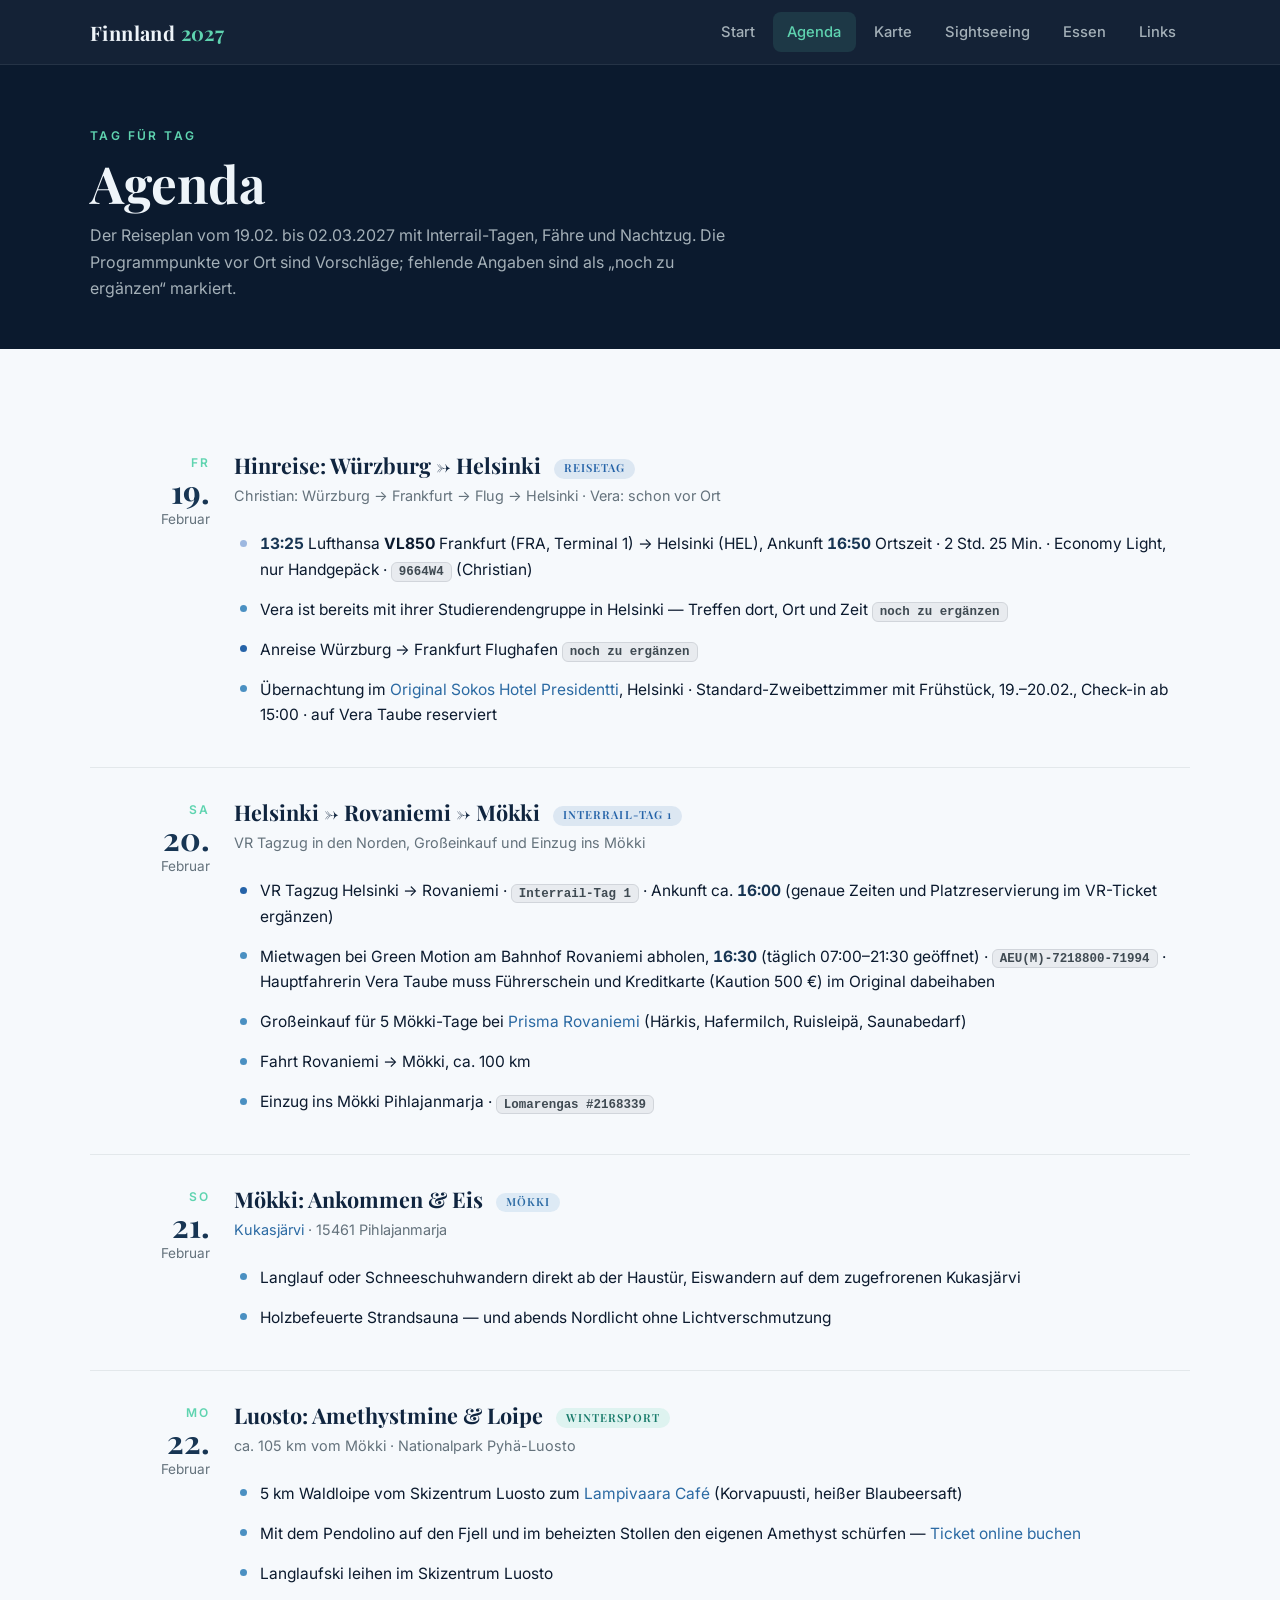
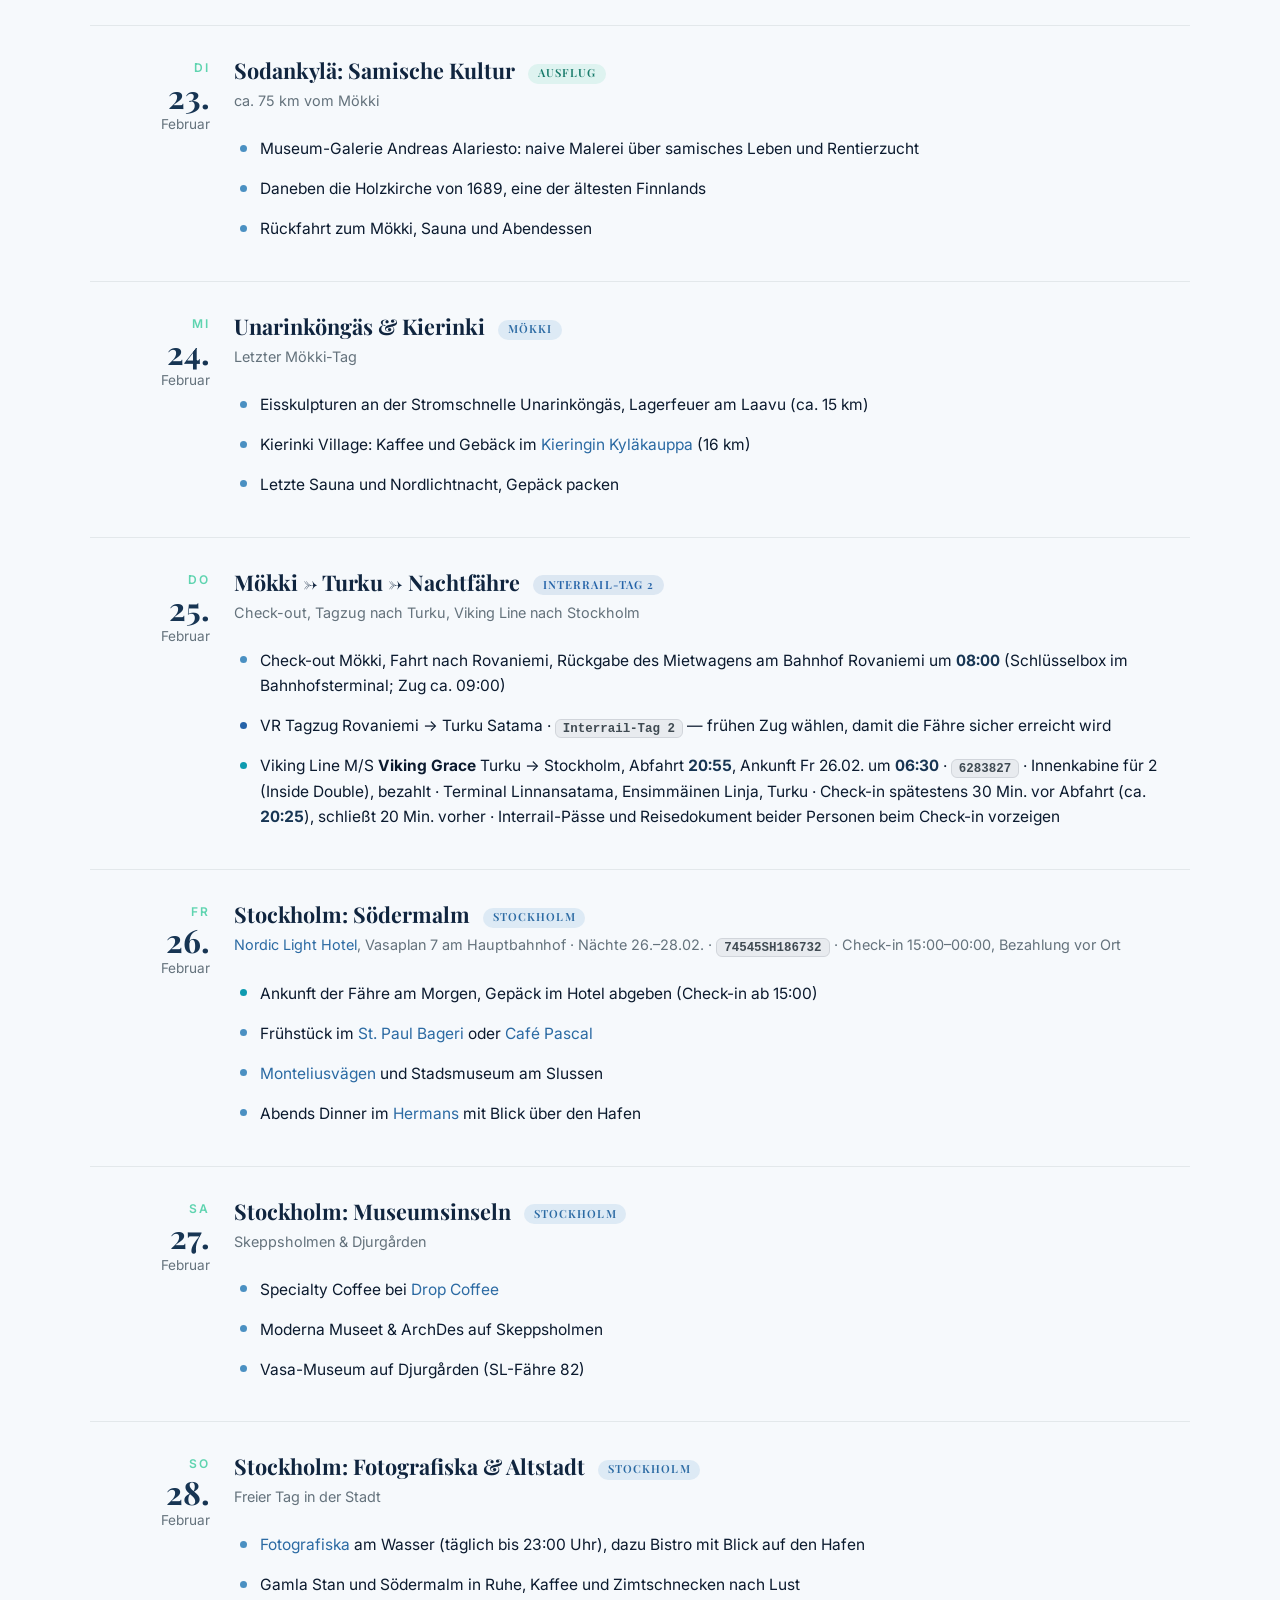
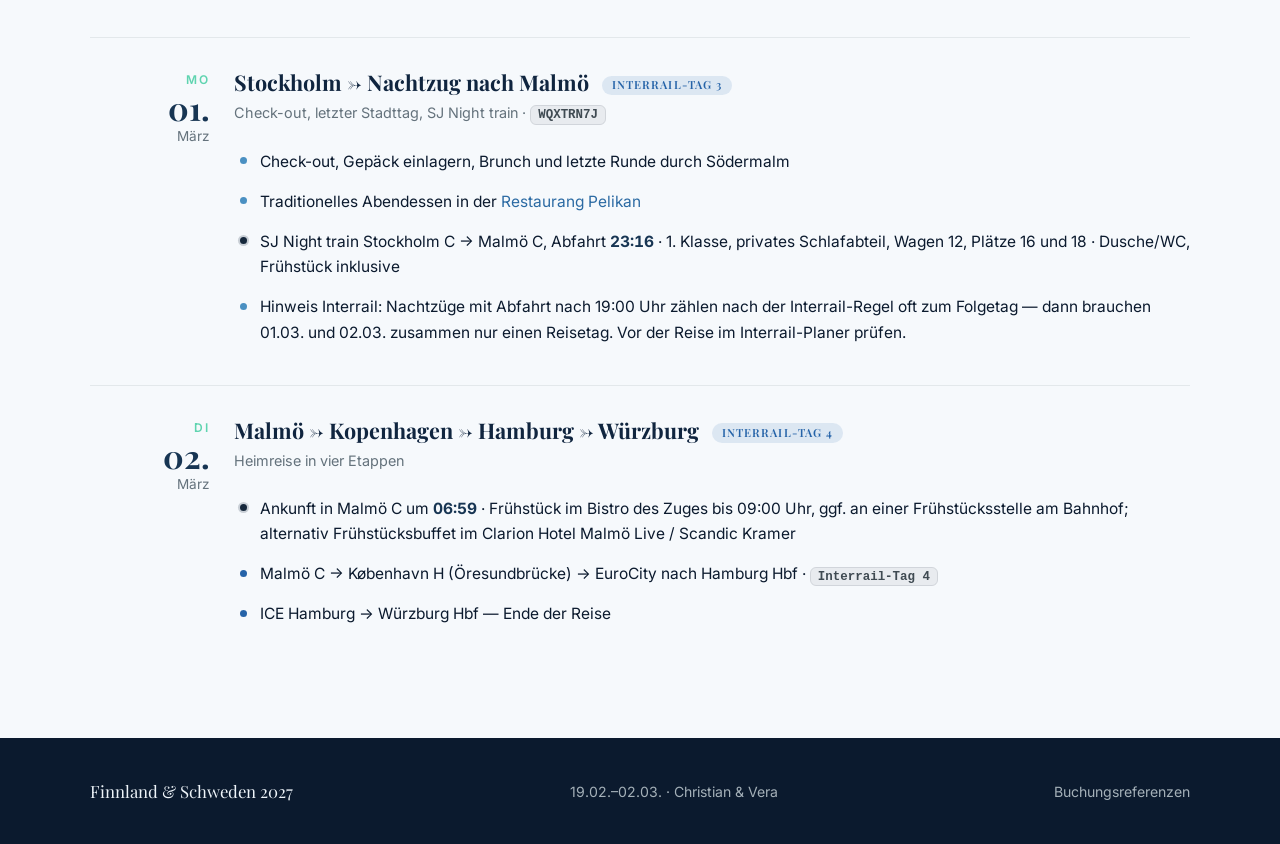
<file: agenda.html>
<!DOCTYPE html>
<html lang="de">
<head>
  <meta charset="UTF-8">
  <meta name="viewport" content="width=device-width, initial-scale=1.0">
  <title>Agenda · Finnland 2027</title>
  <meta name="description" content="Tagesweiser Reiseplan Finnland & Schweden 19.02.–02.03.2027.">
  <link rel="preconnect" href="https://fonts.googleapis.com">
  <link rel="preconnect" href="https://fonts.gstatic.com" crossorigin>
  <link href="https://fonts.googleapis.com/css2?family=Playfair+Display:ital,wght@0,600;0,700;1,600&family=Inter:wght@400;500;600;700&display=swap" rel="stylesheet">
  <link rel="stylesheet" href="css/style.css">
  <link rel="manifest" href="manifest.webmanifest">
  <meta name="theme-color" content="#0b1a2e">
  <meta name="mobile-web-app-capable" content="yes">
  <meta name="apple-mobile-web-app-capable" content="yes">
  <meta name="apple-mobile-web-app-status-bar-style" content="black-translucent">
  <meta name="apple-mobile-web-app-title" content="Finnland 27">
  <link rel="apple-touch-icon" href="icons/apple-touch-icon.png">
  <link rel="icon" href="icons/icon-192.png" type="image/png">
</head>
<body>

  <nav class="site-nav">
    <div class="container nav-inner">
      <a class="nav-brand" href="index.html">Finnland <span class="frost">2027</span></a>
      <button class="nav-toggle" aria-label="Menü öffnen" aria-expanded="false">
        <span></span><span></span><span></span>
      </button>
      <ul class="nav-links">
        <li><a href="index.html">Start</a></li>
        <li><a href="agenda.html" class="active">Agenda</a></li>
        <li><a href="map.html">Karte</a></li>
        <li><a href="sightseeing.html">Sightseeing</a></li>
        <li><a href="essen.html">Essen</a></li>
        <li><a href="links.html">Links</a></li>
      </ul>
    </div>
  </nav>

  <header class="page-header">
    <div class="container">
      <span class="kicker">Tag für Tag</span>
      <h1>Agenda</h1>
      <p>Der Reiseplan vom 19.02. bis 02.03.2027 mit Interrail-Tagen, Fähre und Nachtzug. Die Programmpunkte vor Ort sind Vorschläge; fehlende Angaben sind als „noch zu ergänzen“ markiert.</p>
    </div>
  </header>

  <main class="section">
    <div class="container timeline">

      <article class="day" id="tag1">
        <div class="day-date">
          <span class="dow">Fr</span>
          <span class="dom">19.</span>
          <span class="mon">Februar</span>
        </div>
        <div class="day-body">
          <h3>Hinreise: Würzburg → Helsinki <span class="day-badge badge-travel">Reisetag</span></h3>
          <p class="day-sub">Christian: Würzburg → Frankfurt → Flug → Helsinki · Vera: schon vor Ort</p>
          <ul class="day-items">
            <li class="flight-item"><span class="time">13:25</span> Lufthansa <strong>VL850</strong> Frankfurt (FRA, Terminal 1) → Helsinki (HEL), Ankunft <span class="time">16:50</span> Ortszeit · 2&nbsp;Std. 25&nbsp;Min. · Economy Light, nur Handgepäck · <span class="ref">9664W4</span> (Christian)</li>
            <li>Vera ist bereits mit ihrer Studierendengruppe in Helsinki — Treffen dort, Ort und Zeit <span class="ref">noch zu ergänzen</span></li>
            <li class="transit">Anreise Würzburg → Frankfurt Flughafen <span class="ref">noch zu ergänzen</span></li>
            <li class="hike">Übernachtung im <a href="links.html">Original Sokos Hotel Presidentti</a>, Helsinki · Standard-Zweibettzimmer mit Frühstück, 19.–20.02., Check-in ab 15:00 · auf Vera Taube reserviert</li>
          </ul>
        </div>
      </article>

      <article class="day" id="tag2">
        <div class="day-date">
          <span class="dow">Sa</span>
          <span class="dom">20.</span>
          <span class="mon">Februar</span>
        </div>
        <div class="day-body">
          <h3>Helsinki → Rovaniemi → Mökki <span class="day-badge badge-travel">Interrail-Tag 1</span></h3>
          <p class="day-sub">VR Tagzug in den Norden, Großeinkauf und Einzug ins Mökki</p>
          <ul class="day-items">
            <li class="transit">VR Tagzug Helsinki → Rovaniemi · <span class="ref">Interrail-Tag 1</span> · Ankunft ca. <span class="time">16:00</span> (genaue Zeiten und Platzreservierung im VR-Ticket ergänzen)</li>
            <li>Mietwagen bei Green Motion am Bahnhof Rovaniemi abholen, <span class="time">16:30</span> (täglich 07:00–21:30 geöffnet) · <span class="ref">AEU(M)-7218800-71994</span> · Hauptfahrerin Vera Taube muss Führerschein und Kreditkarte (Kaution 500&nbsp;€) im Original dabeihaben</li>
            <li>Großeinkauf für 5 Mökki-Tage bei <a href="essen.html#prisma-rovaniemi">Prisma Rovaniemi</a> (Härkis, Hafermilch, Ruisleipä, Saunabedarf)</li>
            <li>Fahrt Rovaniemi → Mökki, ca. 100&nbsp;km</li>
            <li class="hike">Einzug ins Mökki Pihlajanmarja · <span class="ref">Lomarengas #2168339</span></li>
          </ul>
        </div>
      </article>

      <article class="day" id="tag3">
        <div class="day-date">
          <span class="dow">So</span>
          <span class="dom">21.</span>
          <span class="mon">Februar</span>
        </div>
        <div class="day-body">
          <h3>Mökki: Ankommen &amp; Eis <span class="day-badge badge-stay">Mökki</span></h3>
          <p class="day-sub"><a href="sightseeing.html#lappland">Kukasjärvi</a> · 15461 Pihlajanmarja</p>
          <ul class="day-items">
            <li class="hike">Langlauf oder Schneeschuhwandern direkt ab der Haustür, Eiswandern auf dem zugefrorenen Kukasjärvi</li>
            <li>Holzbefeuerte Strandsauna — und abends Nordlicht ohne Lichtverschmutzung</li>
          </ul>
        </div>
      </article>

      <article class="day" id="tag4">
        <div class="day-date">
          <span class="dow">Mo</span>
          <span class="dom">22.</span>
          <span class="mon">Februar</span>
        </div>
        <div class="day-body">
          <h3>Luosto: Amethystmine &amp; Loipe <span class="day-badge badge-sport">Winter­sport</span></h3>
          <p class="day-sub">ca. 105&nbsp;km vom Mökki · Nationalpark Pyhä-Luosto</p>
          <ul class="day-items">
            <li class="hike">5&nbsp;km Waldloipe vom Skizentrum Luosto zum <a href="essen.html#lampivaara-cafe">Lampivaara Café</a> (Korvapuusti, heißer Blaubeersaft)</li>
            <li>Mit dem Pendolino auf den Fjell und im beheizten Stollen den eigenen Amethyst schürfen — <a href="links.html">Ticket online buchen</a></li>
            <li>Langlaufski leihen im Skizentrum Luosto</li>
          </ul>
        </div>
      </article>

      <article class="day" id="tag5">
        <div class="day-date">
          <span class="dow">Di</span>
          <span class="dom">23.</span>
          <span class="mon">Februar</span>
        </div>
        <div class="day-body">
          <h3>Sodankylä: Samische Kultur <span class="day-badge badge-sport">Ausflug</span></h3>
          <p class="day-sub">ca. 75&nbsp;km vom Mökki</p>
          <ul class="day-items">
            <li>Museum-Galerie Andreas Alariesto: naive Malerei über samisches Leben und Rentierzucht</li>
            <li>Daneben die Holzkirche von 1689, eine der ältesten Finnlands</li>
            <li>Rückfahrt zum Mökki, Sauna und Abendessen</li>
          </ul>
        </div>
      </article>

      <article class="day" id="tag6">
        <div class="day-date">
          <span class="dow">Mi</span>
          <span class="dom">24.</span>
          <span class="mon">Februar</span>
        </div>
        <div class="day-body">
          <h3>Unarinköngäs &amp; Kierinki <span class="day-badge badge-stay">Mökki</span></h3>
          <p class="day-sub">Letzter Mökki-Tag</p>
          <ul class="day-items">
            <li class="hike">Eisskulpturen an der Stromschnelle Unarinköngäs, Lagerfeuer am Laavu (ca. 15&nbsp;km)</li>
            <li>Kierinki Village: Kaffee und Gebäck im <a href="essen.html#kieringin-kauppa">Kieringin Kyläkauppa</a> (16&nbsp;km)</li>
            <li>Letzte Sauna und Nordlichtnacht, Gepäck packen</li>
          </ul>
        </div>
      </article>

      <article class="day" id="tag7">
        <div class="day-date">
          <span class="dow">Do</span>
          <span class="dom">25.</span>
          <span class="mon">Februar</span>
        </div>
        <div class="day-body">
          <h3>Mökki → Turku → Nachtfähre <span class="day-badge badge-travel">Interrail-Tag 2</span></h3>
          <p class="day-sub">Check-out, Tagzug nach Turku, Viking Line nach Stockholm</p>
          <ul class="day-items">
            <li>Check-out Mökki, Fahrt nach Rovaniemi, Rückgabe des Mietwagens am Bahnhof Rovaniemi um <span class="time">08:00</span> (Schlüsselbox im Bahnhofsterminal; Zug ca. 09:00)</li>
            <li class="transit">VR Tagzug Rovaniemi → Turku Satama · <span class="ref">Interrail-Tag 2</span> — frühen Zug wählen, damit die Fähre sicher erreicht wird</li>
            <li class="ferry-item">Viking Line M/S <strong>Viking Grace</strong> Turku → Stockholm, Abfahrt <span class="time">20:55</span>, Ankunft Fr 26.02. um <span class="time">06:30</span> · <span class="ref">6283827</span> · Innenkabine für 2 (Inside Double), bezahlt · Terminal Linnansatama, Ensimmäinen Linja, Turku · Check-in spätestens 30&nbsp;Min. vor Abfahrt (ca. <span class="time">20:25</span>), schließt 20&nbsp;Min. vorher · Interrail-Pässe und Reisedokument beider Personen beim Check-in vorzeigen</li>
          </ul>
        </div>
      </article>

      <article class="day" id="tag8">
        <div class="day-date">
          <span class="dow">Fr</span>
          <span class="dom">26.</span>
          <span class="mon">Februar</span>
        </div>
        <div class="day-body">
          <h3>Stockholm: Södermalm <span class="day-badge badge-stay">Stockholm</span></h3>
          <p class="day-sub"><a href="links.html">Nordic Light Hotel</a>, Vasaplan 7 am Hauptbahnhof · Nächte 26.–28.02. · <span class="ref">74545SH186732</span> · Check-in 15:00–00:00, Bezahlung vor Ort</p>
          <ul class="day-items">
            <li class="ferry-item">Ankunft der Fähre am Morgen, Gepäck im Hotel abgeben (Check-in ab 15:00)</li>
            <li>Frühstück im <a href="essen.html#st-paul-bageri">St. Paul Bageri</a> oder <a href="essen.html#cafe-pascal">Café Pascal</a></li>
            <li><a href="sightseeing.html#stockholm">Monteliusvägen</a> und Stadsmuseum am Slussen</li>
            <li>Abends Dinner im <a href="essen.html#hermans-vegetariskt">Hermans</a> mit Blick über den Hafen</li>
          </ul>
        </div>
      </article>

      <article class="day" id="tag9">
        <div class="day-date">
          <span class="dow">Sa</span>
          <span class="dom">27.</span>
          <span class="mon">Februar</span>
        </div>
        <div class="day-body">
          <h3>Stockholm: Museumsinseln <span class="day-badge badge-stay">Stockholm</span></h3>
          <p class="day-sub">Skeppsholmen &amp; Djurgården</p>
          <ul class="day-items">
            <li>Specialty Coffee bei <a href="essen.html#drop-coffee">Drop Coffee</a></li>
            <li>Moderna Museet &amp; ArchDes auf Skeppsholmen</li>
            <li>Vasa-Museum auf Djurgården (SL-Fähre 82)</li>
          </ul>
        </div>
      </article>

      <article class="day" id="tag10">
        <div class="day-date">
          <span class="dow">So</span>
          <span class="dom">28.</span>
          <span class="mon">Februar</span>
        </div>
        <div class="day-body">
          <h3>Stockholm: Fotografiska &amp; Altstadt <span class="day-badge badge-stay">Stockholm</span></h3>
          <p class="day-sub">Freier Tag in der Stadt</p>
          <ul class="day-items">
            <li><a href="sightseeing.html#stockholm">Fotografiska</a> am Wasser (täglich bis 23:00 Uhr), dazu Bistro mit Blick auf den Hafen</li>
            <li>Gamla Stan und Södermalm in Ruhe, Kaffee und Zimtschnecken nach Lust</li>
          </ul>
        </div>
      </article>

      <article class="day" id="tag11">
        <div class="day-date">
          <span class="dow">Mo</span>
          <span class="dom">01.</span>
          <span class="mon">März</span>
        </div>
        <div class="day-body">
          <h3>Stockholm → Nachtzug nach Malmö <span class="day-badge badge-travel">Interrail-Tag 3</span></h3>
          <p class="day-sub">Check-out, letzter Stadttag, SJ Night train · <span class="ref">WQXTRN7J</span></p>
          <ul class="day-items">
            <li>Check-out, Gepäck einlagern, Brunch und letzte Runde durch Södermalm</li>
            <li>Traditionelles Abendessen in der <a href="essen.html#pelikan">Restaurang Pelikan</a></li>
            <li class="sleeper-item">SJ Night train Stockholm C → Malmö C, Abfahrt <span class="time">23:16</span> · 1.&nbsp;Klasse, privates Schlafabteil, Wagen&nbsp;12, Plätze 16 und 18 · Dusche/WC, Frühstück inklusive</li>
            <li>Hinweis Interrail: Nachtzüge mit Abfahrt nach 19:00 Uhr zählen nach der Interrail-Regel oft zum Folgetag — dann brauchen 01.03. und 02.03. zusammen nur einen Reisetag. Vor der Reise im Interrail-Planer prüfen.</li>
          </ul>
        </div>
      </article>

      <article class="day" id="tag12">
        <div class="day-date">
          <span class="dow">Di</span>
          <span class="dom">02.</span>
          <span class="mon">März</span>
        </div>
        <div class="day-body">
          <h3>Malmö → Kopenhagen → Hamburg → Würzburg <span class="day-badge badge-travel">Interrail-Tag 4</span></h3>
          <p class="day-sub">Heimreise in vier Etappen</p>
          <ul class="day-items">
            <li class="sleeper-item">Ankunft in Malmö C um <span class="time">06:59</span> · Frühstück im Bistro des Zuges bis 09:00 Uhr, ggf. an einer Frühstücksstelle am Bahnhof; alternativ Frühstücksbuffet im Clarion Hotel Malmö Live / Scandic Kramer</li>
            <li class="transit">Malmö C → København H (Öresundbrücke) → EuroCity nach Hamburg Hbf · <span class="ref">Interrail-Tag 4</span></li>
            <li class="transit">ICE Hamburg → Würzburg Hbf — Ende der Reise</li>
          </ul>
        </div>
      </article>

    </div>
  </main>

  <footer class="site-footer">
    <div class="container footer-inner">
      <span class="footer-brand">Finnland &amp; Schweden 2027</span>
      <span>19.02.–02.03. · Christian &amp; Vera</span>
      <a href="links.html">Buchungsreferenzen</a>
    </div>
  </footer>

  <script src="js/main.js"></script>
</body>
</html>
</file>
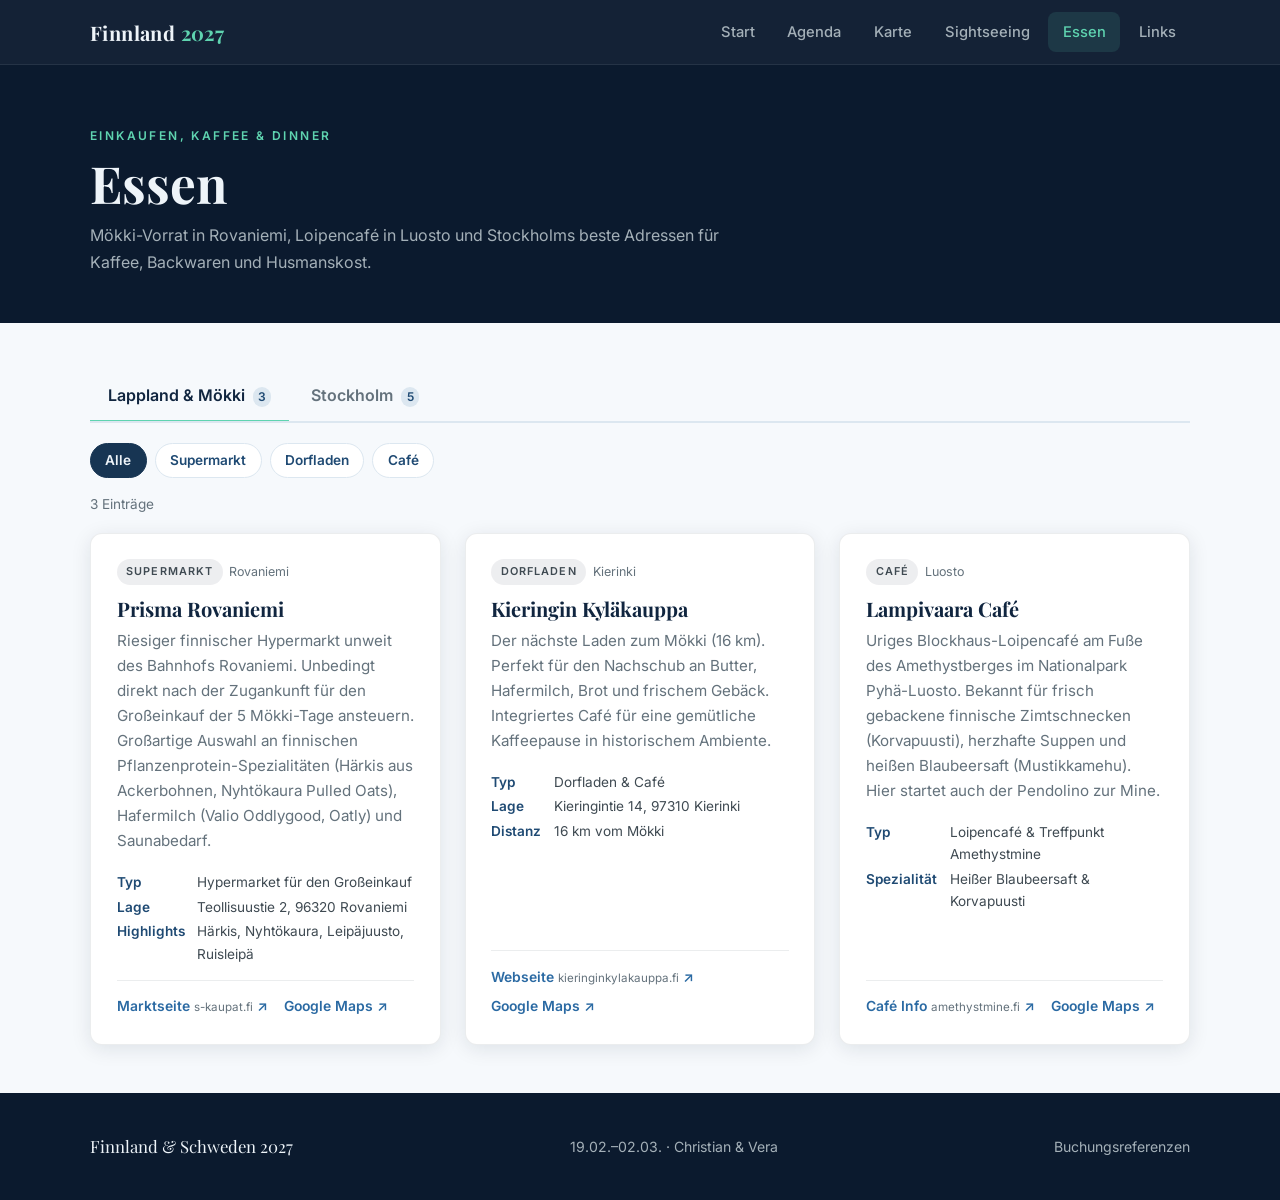
<file: essen.html>
<!DOCTYPE html>
<html lang="de">
<head>
  <meta charset="UTF-8">
  <meta name="viewport" content="width=device-width, initial-scale=1.0">
  <title>Essen · Finnland 2027</title>
  <meta name="description" content="Einkaufen, Cafés und Restaurants in Lappland und Stockholm.">
  <link rel="preconnect" href="https://fonts.googleapis.com">
  <link rel="preconnect" href="https://fonts.gstatic.com" crossorigin>
  <link href="https://fonts.googleapis.com/css2?family=Playfair+Display:ital,wght@0,600;0,700;1,600&family=Inter:wght@400;500;600;700&display=swap" rel="stylesheet">
  <link rel="stylesheet" href="css/style.css">
  <link rel="manifest" href="manifest.webmanifest">
  <meta name="theme-color" content="#0b1a2e">
  <meta name="mobile-web-app-capable" content="yes">
  <meta name="apple-mobile-web-app-capable" content="yes">
  <meta name="apple-mobile-web-app-status-bar-style" content="black-translucent">
  <meta name="apple-mobile-web-app-title" content="Finnland 27">
  <link rel="apple-touch-icon" href="icons/apple-touch-icon.png">
  <link rel="icon" href="icons/icon-192.png" type="image/png">
</head>
<body>

  <nav class="site-nav">
    <div class="container nav-inner">
      <a class="nav-brand" href="index.html">Finnland <span class="frost">2027</span></a>
      <button class="nav-toggle" aria-label="Menü öffnen" aria-expanded="false">
        <span></span><span></span><span></span>
      </button>
      <ul class="nav-links">
        <li><a href="index.html">Start</a></li>
        <li><a href="agenda.html">Agenda</a></li>
        <li><a href="map.html">Karte</a></li>
        <li><a href="sightseeing.html">Sightseeing</a></li>
        <li><a href="essen.html" class="active">Essen</a></li>
        <li><a href="links.html">Links</a></li>
      </ul>
    </div>
  </nav>

  <header class="page-header">
    <div class="container">
      <span class="kicker">Einkaufen, Kaffee &amp; Dinner</span>
      <h1>Essen</h1>
      <p>Mökki-Vorrat in Rovaniemi, Loipencafé in Luosto und Stockholms beste Adressen für Kaffee, Backwaren und Husmanskost.</p>
    </div>
  </header>

  <main class="section tight">
    <div class="container">
      <div id="browse"><noscript>Für diese Seite wird JavaScript benötigt.</noscript></div>
    </div>
  </main>

  <footer class="site-footer">
    <div class="container footer-inner">
      <span class="footer-brand">Finnland &amp; Schweden 2027</span>
      <span>19.02.–02.03. · Christian &amp; Vera</span>
      <a href="links.html">Buchungsreferenzen</a>
    </div>
  </footer>

  <script src="js/main.js"></script>
  <script src="js/browse.js"></script>
  <script src="js/essen.js"></script>
  <script src="js/essen-page.js"></script>
</body>
</html>
</file>
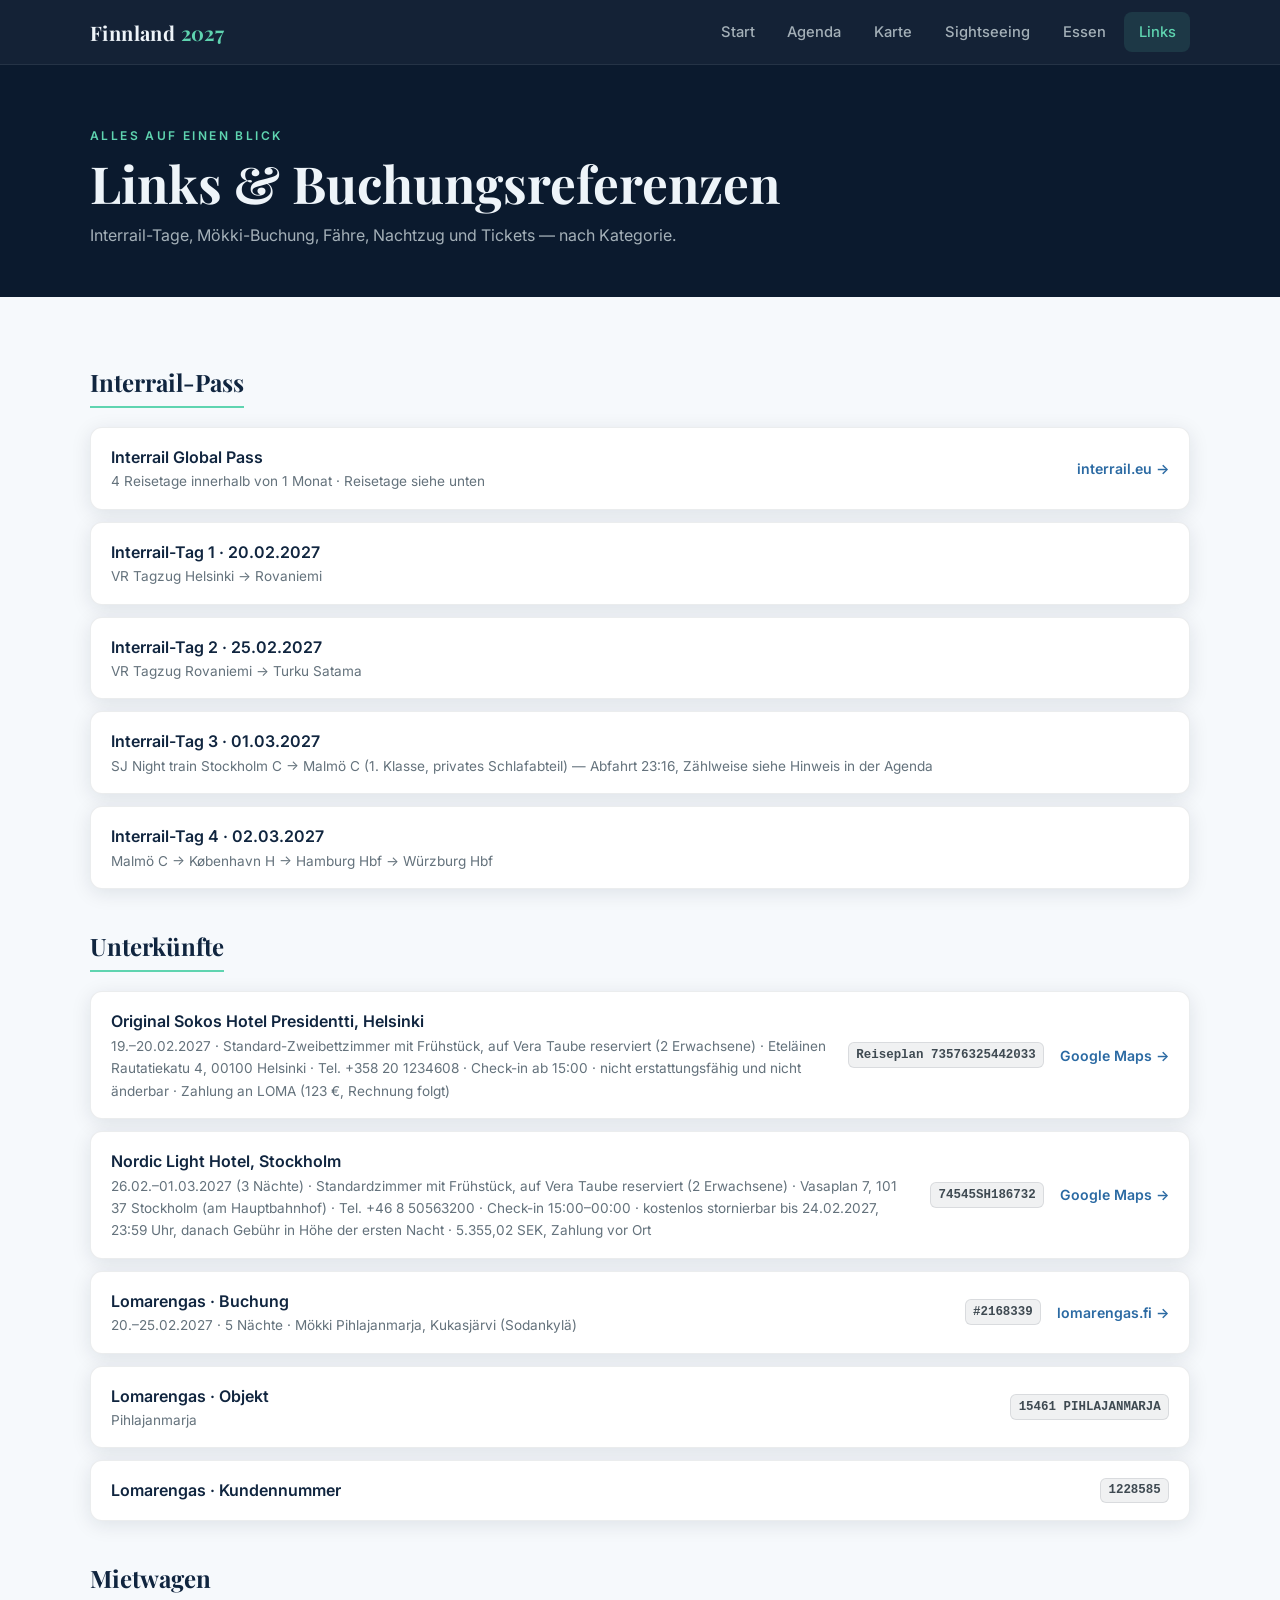
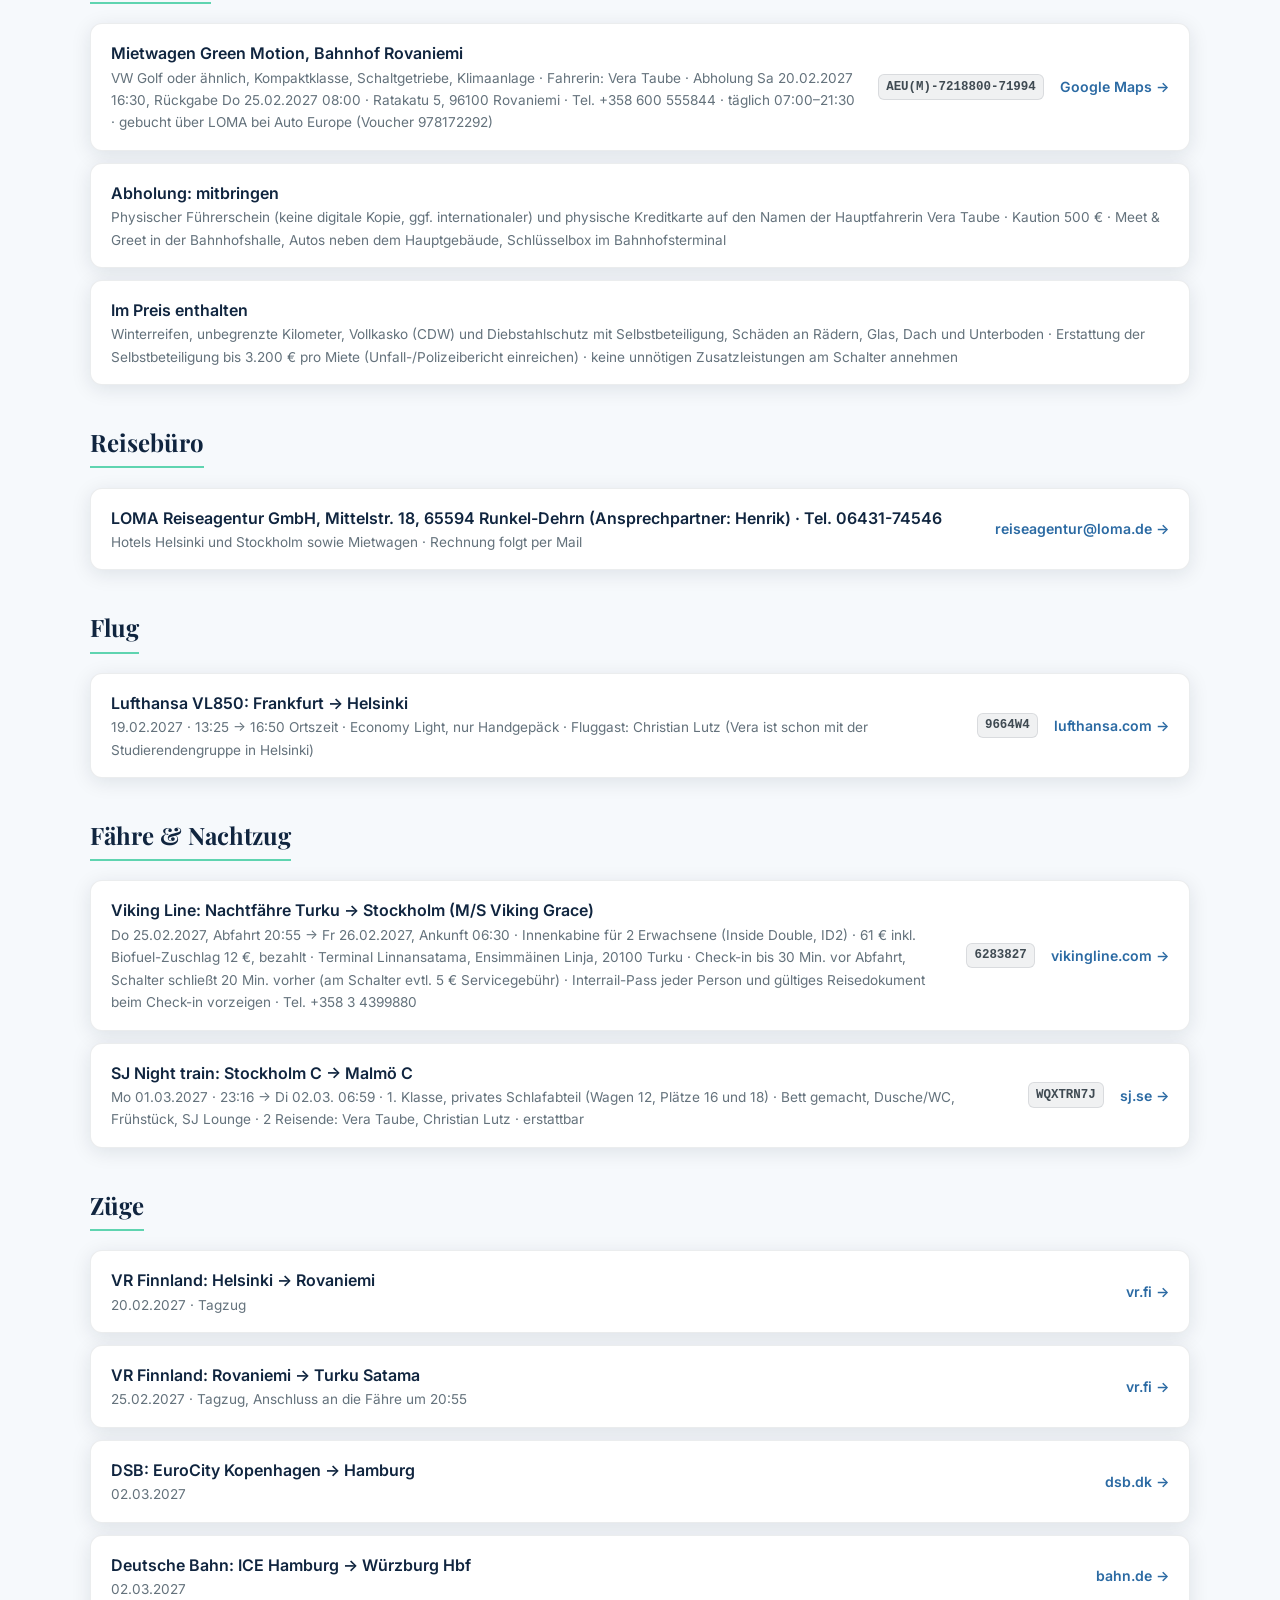
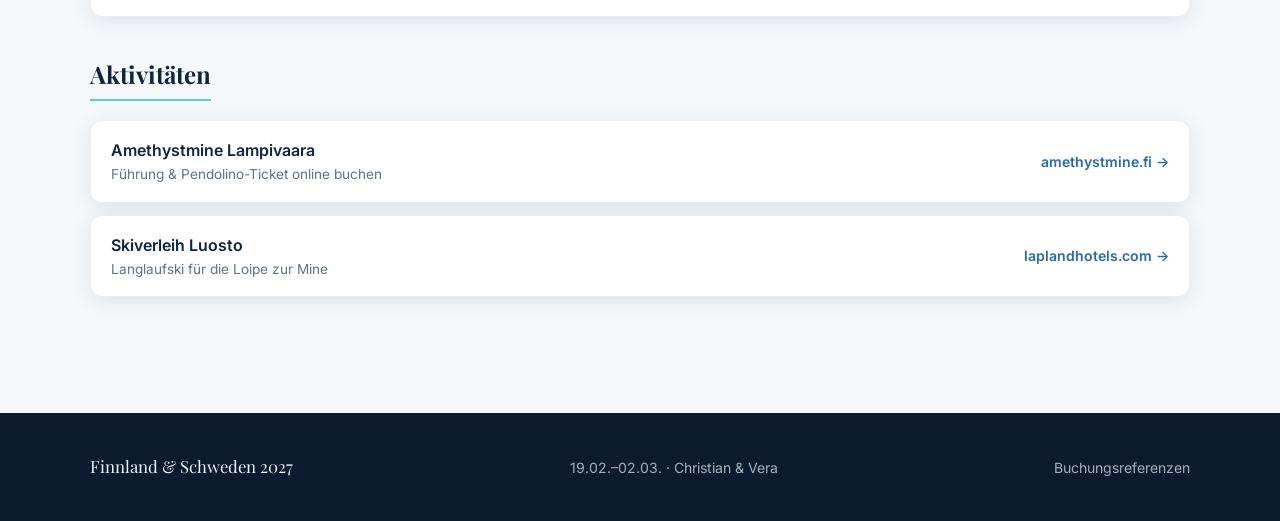
<file: links.html>
<!DOCTYPE html>
<html lang="de">
<head>
  <meta charset="UTF-8">
  <meta name="viewport" content="width=device-width, initial-scale=1.0">
  <title>Links · Finnland 2027</title>
  <meta name="description" content="Buchungsreferenzen und offizielle Links.">
  <link rel="preconnect" href="https://fonts.googleapis.com">
  <link rel="preconnect" href="https://fonts.gstatic.com" crossorigin>
  <link href="https://fonts.googleapis.com/css2?family=Playfair+Display:ital,wght@0,600;0,700;1,600&family=Inter:wght@400;500;600;700&display=swap" rel="stylesheet">
  <link rel="stylesheet" href="css/style.css">
  <link rel="manifest" href="manifest.webmanifest">
  <meta name="theme-color" content="#0b1a2e">
  <meta name="mobile-web-app-capable" content="yes">
  <meta name="apple-mobile-web-app-capable" content="yes">
  <meta name="apple-mobile-web-app-status-bar-style" content="black-translucent">
  <meta name="apple-mobile-web-app-title" content="Finnland 27">
  <link rel="apple-touch-icon" href="icons/apple-touch-icon.png">
  <link rel="icon" href="icons/icon-192.png" type="image/png">
</head>
<body>

  <nav class="site-nav">
    <div class="container nav-inner">
      <a class="nav-brand" href="index.html">Finnland <span class="frost">2027</span></a>
      <button class="nav-toggle" aria-label="Menü öffnen" aria-expanded="false">
        <span></span><span></span><span></span>
      </button>
      <ul class="nav-links">
        <li><a href="index.html">Start</a></li>
        <li><a href="agenda.html">Agenda</a></li>
        <li><a href="map.html">Karte</a></li>
        <li><a href="sightseeing.html">Sightseeing</a></li>
        <li><a href="essen.html">Essen</a></li>
        <li><a href="links.html" class="active">Links</a></li>
      </ul>
    </div>
  </nav>

  <header class="page-header">
    <div class="container">
      <span class="kicker">Alles auf einen Blick</span>
      <h1>Links &amp; Buchungsreferenzen</h1>
      <p>Interrail-Tage, Mökki-Buchung, Fähre, Nachtzug und Tickets — nach Kategorie.</p>
    </div>
  </header>

  <main class="section">
    <div class="container" id="links-root"><noscript>Für diese Seite wird JavaScript benötigt.</noscript></div>
  </main>

  <footer class="site-footer">
    <div class="container footer-inner">
      <span class="footer-brand">Finnland &amp; Schweden 2027</span>
      <span>19.02.–02.03. · Christian &amp; Vera</span>
      <a href="links.html">Buchungsreferenzen</a>
    </div>
  </footer>

  <script src="js/main.js"></script>
  <script src="js/links.js"></script>
</body>
</html>
</file>
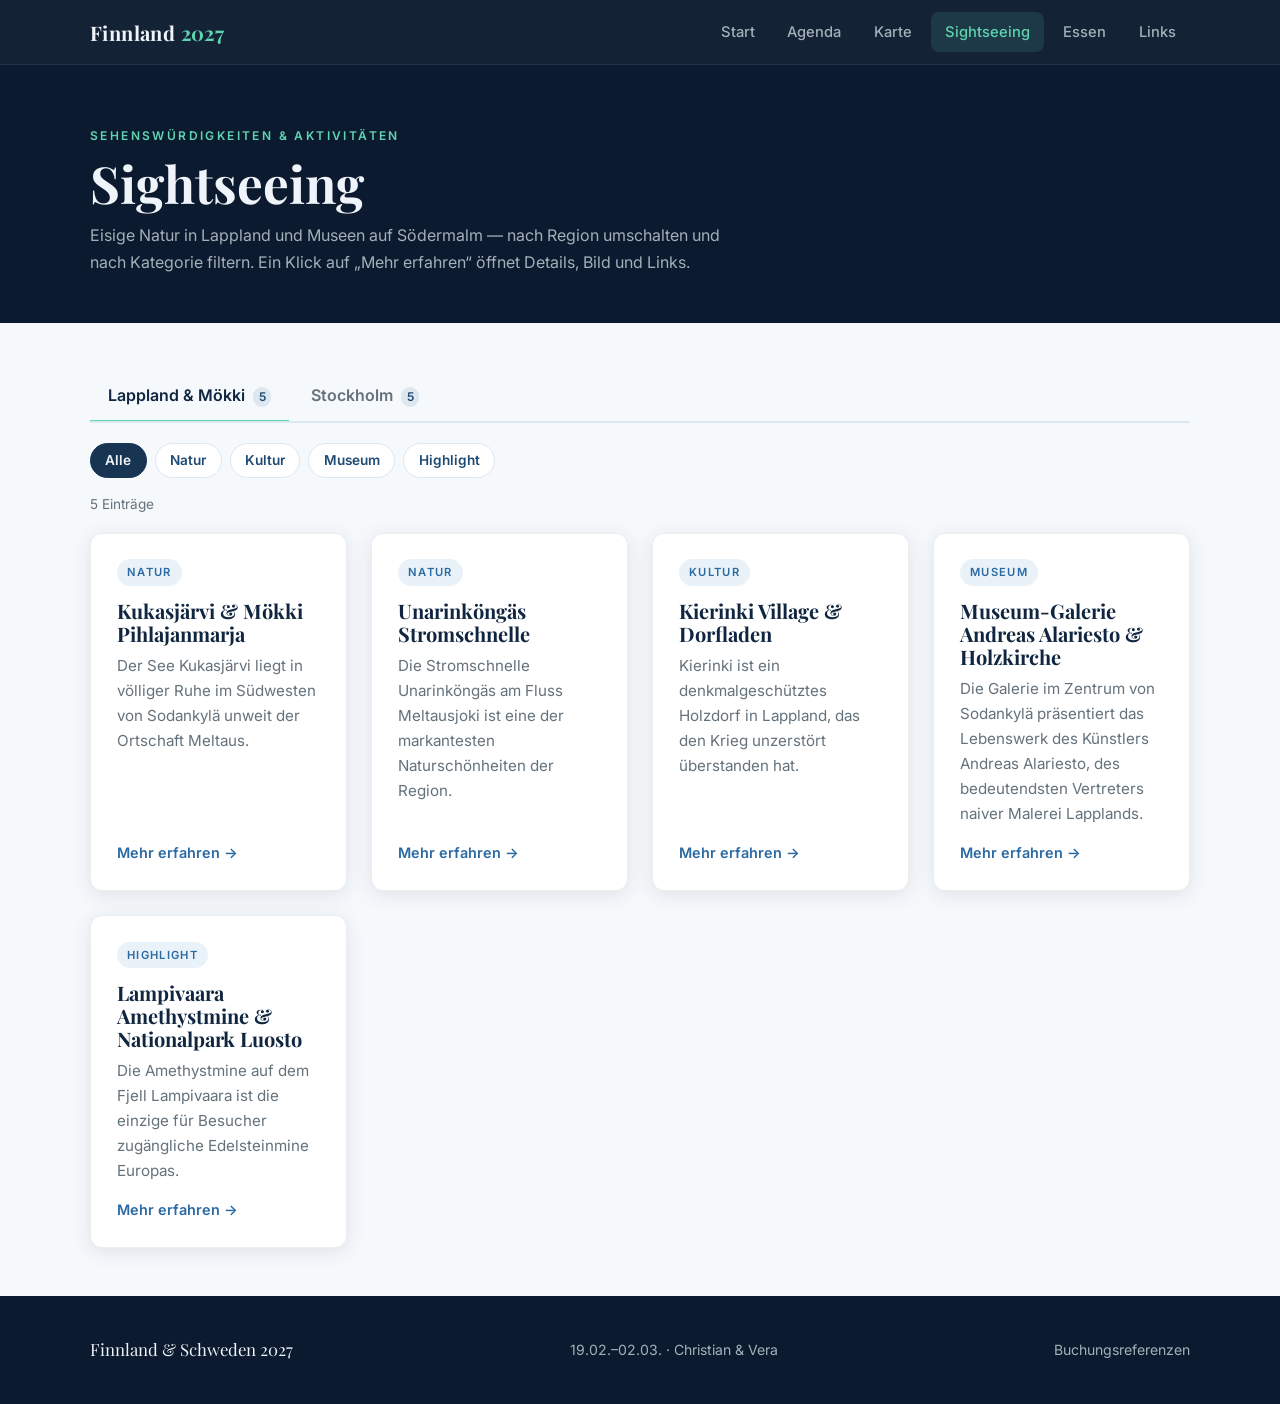
<file: sightseeing.html>
<!DOCTYPE html>
<html lang="de">
<head>
  <meta charset="UTF-8">
  <meta name="viewport" content="width=device-width, initial-scale=1.0">
  <title>Sightseeing · Finnland 2027</title>
  <meta name="description" content="Sehenswürdigkeiten in Lappland und Stockholm.">
  <link rel="preconnect" href="https://fonts.googleapis.com">
  <link rel="preconnect" href="https://fonts.gstatic.com" crossorigin>
  <link href="https://fonts.googleapis.com/css2?family=Playfair+Display:ital,wght@0,600;0,700;1,600&family=Inter:wght@400;500;600;700&display=swap" rel="stylesheet">
  <link rel="stylesheet" href="css/style.css">
  <link rel="manifest" href="manifest.webmanifest">
  <meta name="theme-color" content="#0b1a2e">
  <meta name="mobile-web-app-capable" content="yes">
  <meta name="apple-mobile-web-app-capable" content="yes">
  <meta name="apple-mobile-web-app-status-bar-style" content="black-translucent">
  <meta name="apple-mobile-web-app-title" content="Finnland 27">
  <link rel="apple-touch-icon" href="icons/apple-touch-icon.png">
  <link rel="icon" href="icons/icon-192.png" type="image/png">
</head>
<body>

  <nav class="site-nav">
    <div class="container nav-inner">
      <a class="nav-brand" href="index.html">Finnland <span class="frost">2027</span></a>
      <button class="nav-toggle" aria-label="Menü öffnen" aria-expanded="false">
        <span></span><span></span><span></span>
      </button>
      <ul class="nav-links">
        <li><a href="index.html">Start</a></li>
        <li><a href="agenda.html">Agenda</a></li>
        <li><a href="map.html">Karte</a></li>
        <li><a href="sightseeing.html" class="active">Sightseeing</a></li>
        <li><a href="essen.html">Essen</a></li>
        <li><a href="links.html">Links</a></li>
      </ul>
    </div>
  </nav>

  <header class="page-header">
    <div class="container">
      <span class="kicker">Sehenswürdigkeiten &amp; Aktivitäten</span>
      <h1>Sightseeing</h1>
      <p>Eisige Natur in Lappland und Museen auf Södermalm — nach Region umschalten und nach Kategorie filtern. Ein Klick auf „Mehr erfahren“ öffnet Details, Bild und Links.</p>
    </div>
  </header>

  <main class="section tight">
    <div class="container">
      <div id="browse"><noscript>Für diese Seite wird JavaScript benötigt.</noscript></div>
    </div>
  </main>

  <!-- Detail-Popup -->
  <dialog id="sight-modal" class="sight-modal" aria-labelledby="sight-modal-title">
    <button type="button" class="modal-close" aria-label="Schließen">&times;</button>
    <div class="modal-figure is-placeholder" id="modal-figure" role="img" aria-label="Bild zur Sehenswürdigkeit"></div>
    <p class="modal-credit" id="modal-credit"></p>
    <div class="modal-body">
      <span class="tag" id="modal-tag"></span>
      <h2 id="sight-modal-title"></h2>
      <p class="modal-summary" id="modal-summary"></p>
      <dl class="modal-facts" id="modal-facts" hidden></dl>
      <p class="modal-note" id="modal-note" hidden></p>
      <h3 class="modal-links-head" id="modal-todos-head" hidden>Vor Ort</h3>
      <ul class="modal-todos" id="modal-todos" hidden></ul>
      <h3 class="modal-links-head">Mehr dazu</h3>
      <ul class="modal-links" id="modal-links"></ul>
    </div>
  </dialog>

  <footer class="site-footer">
    <div class="container footer-inner">
      <span class="footer-brand">Finnland &amp; Schweden 2027</span>
      <span>19.02.–02.03. · Christian &amp; Vera</span>
      <a href="links.html">Buchungsreferenzen</a>
    </div>
  </footer>

  <script src="js/main.js"></script>
  <script src="js/browse.js"></script>
  <script src="js/sights.js"></script>
  <script src="js/sightseeing.js"></script>
</body>
</html>
</file>
<file: css/style.css>
/* ===================================================================
   Finnland & Schweden 2027 — Travel Site
   Palette: Nachtblau / Eis / Schnee / Polarlicht-Grün
   =================================================================== */

:root {
  --night-950: #0b1a2e;
  --night-900: #10253f;
  --night-800: #173553;
  --night-700: #1f4a73;
  --night-600: #2b6aa3;
  --night-500: #4a90c2;
  --slate-700: #3f4a52;
  --slate-500: #64727c;
  --slate-300: #a4b0b8;
  --cream: #eef4f9;
  --cream-dim: #dce7f0;
  --paper: #f6f9fc;
  --aurora: #5fd4b0;
  --aurora-soft: #8be3c9;
  --frost-c: #9db8e0;
  --rail-blue: #2563a8;
  --sleeper: #16283c;
  --ferry: #0e9bb0;
  --excursion: #4a90c2;

  --font-display: "Playfair Display", Georgia, serif;
  --font-body: "Inter", -apple-system, BlinkMacSystemFont, "Segoe UI", sans-serif;

  --nav-h: 64px;
  --radius: 12px;
  --shadow: 0 4px 20px rgba(11, 26, 46, 0.10);
  --shadow-lg: 0 12px 40px rgba(11, 26, 46, 0.18);
}

* { margin: 0; padding: 0; box-sizing: border-box; }

html { scroll-behavior: smooth; }

body {
  font-family: var(--font-body);
  font-size: 16px;
  line-height: 1.65;
  color: var(--night-950);
  background: var(--paper);
  -webkit-font-smoothing: antialiased;
}

h1, h2, h3, .display {
  font-family: var(--font-display);
  font-weight: 700;
  line-height: 1.15;
  color: var(--night-900);
}

a { color: var(--night-600); text-decoration: none; }
a:hover { text-decoration: underline; }

img { max-width: 100%; display: block; }

.container {
  width: min(1100px, 100% - 2.5rem);
  margin-inline: auto;
}

/* ============ Navigation ============ */

.site-nav {
  position: sticky;
  top: 0;
  z-index: 1000;
  background: rgba(11, 26, 46, 0.96);
  backdrop-filter: blur(8px);
  border-bottom: 1px solid rgba(238, 244, 249, 0.08);
}

.nav-inner {
  display: flex;
  align-items: center;
  justify-content: space-between;
  height: var(--nav-h);
}

.nav-brand {
  font-family: var(--font-display);
  font-size: 1.25rem;
  font-weight: 700;
  color: var(--cream);
  letter-spacing: 0.02em;
}
.nav-brand:hover { text-decoration: none; color: var(--aurora); }
.nav-brand .frost { color: var(--aurora); }

.nav-toggle {
  display: none;
  background: none;
  border: none;
  cursor: pointer;
  padding: 0.5rem;
}
.nav-toggle span {
  display: block;
  width: 24px;
  height: 2px;
  background: var(--cream);
  margin: 5px 0;
  transition: transform 0.25s, opacity 0.25s;
}
.nav-toggle[aria-expanded="true"] span:nth-child(1) { transform: translateY(7px) rotate(45deg); }
.nav-toggle[aria-expanded="true"] span:nth-child(2) { opacity: 0; }
.nav-toggle[aria-expanded="true"] span:nth-child(3) { transform: translateY(-7px) rotate(-45deg); }

.nav-links {
  display: flex;
  gap: 0.25rem;
  list-style: none;
}
.nav-links a {
  display: block;
  padding: 0.5rem 0.9rem;
  color: var(--slate-300);
  font-size: 0.92rem;
  font-weight: 500;
  border-radius: 8px;
  transition: color 0.2s, background 0.2s;
}
.nav-links a:hover {
  color: var(--cream);
  background: rgba(238, 244, 249, 0.07);
  text-decoration: none;
}
.nav-links a.active {
  color: var(--aurora);
  background: rgba(95, 212, 176, 0.12);
}

@media (max-width: 720px) {
  .nav-toggle { display: block; }
  .nav-links {
    display: none;
    position: absolute;
    top: var(--nav-h);
    left: 0;
    right: 0;
    flex-direction: column;
    background: var(--night-950);
    padding: 0.75rem 1.25rem 1.25rem;
    border-bottom: 1px solid rgba(238, 244, 249, 0.08);
    box-shadow: var(--shadow-lg);
  }
  .nav-links.open { display: flex; }
  .nav-links a { padding: 0.8rem 1rem; font-size: 1rem; }
}

/* ============ Hero (Startseite) ============ */

.hero {
  position: relative;
  min-height: calc(88vh - var(--nav-h));
  display: flex;
  align-items: center;
  color: var(--cream);
  background:
    linear-gradient(160deg, rgba(11, 26, 46, 0.88) 0%, rgba(23, 53, 83, 0.72) 55%, rgba(11, 26, 46, 0.92) 100%),
    radial-gradient(ellipse at 70% 20%, rgba(157, 184, 224, 0.30), transparent 55%),
    radial-gradient(ellipse at 20% 85%, rgba(95, 212, 176, 0.18), transparent 50%),
    var(--night-900);
  overflow: hidden;
  padding: 4rem 0;
}

.hero::after {
  /* stilisierte Fjell-Silhouette */
  content: "";
  position: absolute;
  inset-inline: 0;
  bottom: -2px;
  height: 180px;
  background: var(--night-950);
  clip-path: polygon(0 78%, 8% 62%, 16% 74%, 26% 48%, 36% 68%, 47% 40%, 58% 66%, 68% 50%, 78% 70%, 88% 55%, 100% 72%, 100% 100%, 0 100%);
  opacity: 0.85;
  pointer-events: none;
}

.hero-inner { position: relative; z-index: 1; }

.hero .kicker {
  display: inline-block;
  font-size: 0.8rem;
  font-weight: 600;
  letter-spacing: 0.22em;
  text-transform: uppercase;
  color: var(--aurora);
  margin-bottom: 1rem;
}

.hero h1 {
  font-size: clamp(2.6rem, 7vw, 4.8rem);
  color: var(--cream);
  margin-bottom: 1.25rem;
}
.hero h1 em { color: var(--aurora); font-style: italic; }

.hero .sub {
  font-size: clamp(1rem, 2.2vw, 1.25rem);
  color: var(--cream-dim);
  max-width: 34rem;
  margin-bottom: 2.25rem;
}

.hero-cta { display: flex; flex-wrap: wrap; gap: 0.85rem; }

.btn {
  display: inline-block;
  padding: 0.8rem 1.6rem;
  border-radius: 999px;
  font-weight: 600;
  font-size: 0.95rem;
  transition: transform 0.15s, box-shadow 0.15s, background 0.2s;
}
.btn:hover { text-decoration: none; transform: translateY(-2px); }
.btn-aurora { background: var(--aurora); color: var(--night-950); }
.btn-aurora:hover { box-shadow: 0 8px 24px rgba(95, 212, 176, 0.35); }
.btn-ghost {
  color: var(--cream);
  border: 1px solid rgba(238, 244, 249, 0.35);
}
.btn-ghost:hover { background: rgba(238, 244, 249, 0.1); }

/* ============ Countdown ============ */

.countdown {
  display: flex;
  flex-wrap: wrap;
  gap: 0.75rem;
  margin-top: 3rem;
}
.countdown .unit {
  min-width: 84px;
  padding: 0.9rem 1rem;
  text-align: center;
  background: rgba(238, 244, 249, 0.07);
  border: 1px solid rgba(238, 244, 249, 0.12);
  border-radius: var(--radius);
  backdrop-filter: blur(4px);
}
.countdown .num {
  font-family: var(--font-display);
  font-size: 2rem;
  font-weight: 700;
  color: var(--cream);
  font-variant-numeric: tabular-nums;
}
.countdown .lbl {
  font-size: 0.7rem;
  text-transform: uppercase;
  letter-spacing: 0.14em;
  color: var(--slate-300);
}

/* ============ Sections ============ */

.section { padding: 4.5rem 0; }
.section.tight { padding: 3rem 0; }
.section-dark { background: var(--night-950); color: var(--cream-dim); }
.section-dark h2 { color: var(--cream); }
.section-cream { background: var(--cream); }

.section-head { margin-bottom: 2.5rem; max-width: 44rem; }
.section-head .kicker {
  font-size: 0.75rem;
  font-weight: 600;
  letter-spacing: 0.2em;
  text-transform: uppercase;
  color: var(--aurora);
}
.section-head h2 { font-size: clamp(1.8rem, 4vw, 2.6rem); margin: 0.4rem 0 0.75rem; }
.section-head p { color: var(--slate-500); }
.section-dark .section-head p { color: var(--slate-300); }

.page-header {
  background: var(--night-950);
  color: var(--cream);
  padding: 3.5rem 0 3rem;
}
.page-header .kicker {
  font-size: 0.75rem;
  font-weight: 600;
  letter-spacing: 0.2em;
  text-transform: uppercase;
  color: var(--aurora);
}
.page-header h1 {
  color: var(--cream);
  font-size: clamp(2rem, 5vw, 3.2rem);
  margin: 0.4rem 0 0.6rem;
}
.page-header p { color: var(--slate-300); max-width: 40rem; }

/* ============ Cards / Grid ============ */

.grid {
  display: grid;
  gap: 1.5rem;
  grid-template-columns: repeat(auto-fit, minmax(min(240px, 100%), 1fr));
}

.card {
  background: #fff;
  border: 1px solid rgba(11, 26, 46, 0.08);
  border-radius: var(--radius);
  padding: 1.6rem;
  box-shadow: var(--shadow);
  transition: transform 0.2s, box-shadow 0.2s;
}
.card:hover { transform: translateY(-3px); box-shadow: var(--shadow-lg); }
.card h3 { font-size: 1.25rem; margin-bottom: 0.5rem; }
.card p { color: var(--slate-500); font-size: 0.95rem; }
.card .tag {
  display: inline-block;
  font-size: 0.7rem;
  font-weight: 600;
  letter-spacing: 0.12em;
  text-transform: uppercase;
  color: var(--night-600);
  background: rgba(74, 144, 194, 0.12);
  padding: 0.25rem 0.65rem;
  border-radius: 999px;
  margin-bottom: 0.8rem;
}
.card .card-link {
  display: inline-block;
  margin-top: 0.9rem;
  font-weight: 600;
  font-size: 0.9rem;
}

/* ============ Wetterkarte (Startseite) ============ */

.weather-card {
  background: #fff;
  border: 1px solid rgba(11, 26, 46, 0.08);
  border-radius: var(--radius);
  padding: 1.5rem 1.75rem;
  box-shadow: var(--shadow);
  max-width: 34rem;
}

.weather-head { display: flex; flex-wrap: wrap; align-items: baseline; gap: 0.3rem 0.7rem; }
.weather-place { font-family: var(--font-display); font-size: 1.35rem; font-weight: 700; color: var(--night-900); }
.weather-note { font-size: 0.85rem; color: var(--slate-500); }

.weather-now {
  display: flex;
  align-items: center;
  flex-wrap: wrap;
  gap: 0.2rem 0.9rem;
  margin: 0.9rem 0 0.2rem;
}
.weather-icon { font-size: 2.6rem; line-height: 1; }
.weather-temp {
  font-family: var(--font-display);
  font-size: 2.6rem;
  font-weight: 700;
  color: var(--night-900);
  font-variant-numeric: tabular-nums;
}
.weather-desc { font-size: 1rem; color: var(--slate-700); }

.weather-detail {
  display: grid;
  grid-template-columns: auto auto;
  gap: 0.3rem 1.2rem;
  justify-content: start;
  margin-top: 1rem;
  padding-top: 0.9rem;
  border-top: 1px solid rgba(11, 26, 46, 0.08);
  font-size: 0.9rem;
}
.weather-detail dt { color: var(--slate-500); }
.weather-detail dd { margin: 0; font-weight: 600; color: var(--night-800); font-variant-numeric: tabular-nums; }

.weather-stamp { margin-top: 0.8rem; font-size: 0.78rem; color: var(--slate-500); }

/* Mini-Karte in der Wetterkarte */
.weather-map {
  height: 220px;
  margin-top: 1.1rem;
  border-radius: 10px;
  border: 1px solid rgba(11, 26, 46, 0.12);
  overflow: hidden;
  z-index: 0;                 /* unter der Sticky-Navigation bleiben */
}
.weather-map[hidden] { display: none; }
.weather-map .leaflet-control-attribution { font-size: 0.65rem; }

.weather-maplink {
  display: inline-block;
  margin-top: 0.8rem;
  font-size: 0.87rem;
  font-weight: 600;
}
.weather-loading, .weather-fail { color: var(--slate-500); font-size: 0.95rem; }
.weather-geo-error { margin-top: 0.6rem; font-size: 0.85rem; color: #9a3412; }

.weather-switch {
  display: flex;
  flex-wrap: wrap;
  gap: 0.4rem;
  margin-top: 1.1rem;
  padding-top: 1rem;
  border-top: 1px solid rgba(11, 26, 46, 0.08);
}
.weather-switch button {
  font: inherit;
  font-size: 0.82rem;
  font-weight: 600;
  color: var(--slate-700);
  background: var(--paper);
  border: 1px solid rgba(11, 26, 46, 0.12);
  border-radius: 999px;
  padding: 0.35rem 0.85rem;
  cursor: pointer;
  transition: background 0.15s, border-color 0.15s, color 0.15s;
}
.weather-switch button:hover { border-color: var(--night-500); color: var(--night-800); }
.weather-switch button.active {
  color: var(--cream);
  background: var(--night-700);
  border-color: var(--night-700);
}
.weather-switch button:disabled { opacity: 0.6; cursor: default; }
.weather-switch button:focus-visible { outline: 3px solid var(--aurora); outline-offset: 2px; }

/* Standort-Knopf auf der Karte */
.locate-control a {
  font-size: 1.15rem;
  line-height: 30px;
  text-align: center;
  color: var(--night-800);
}
.locate-control a.busy { opacity: 0.45; }

/* ============ Essen: Lokal-Karten ============ */

.food-badges {
  display: flex;
  flex-wrap: wrap;
  gap: 0.4rem;
  margin-bottom: 0.7rem;
}
.badge-meal,
.badge-veg {
  display: inline-block;
  font-size: 0.68rem;
  font-weight: 600;
  letter-spacing: 0.1em;
  text-transform: uppercase;
  padding: 0.25rem 0.6rem;
  border-radius: 999px;
}
.badge-meal { color: var(--slate-700); background: rgba(11, 26, 46, 0.07); }
/* rein vegetarisch/vegan hervorheben, gemischte Küche dezenter */
.badge-veg { color: var(--night-600); background: rgba(74, 144, 194, 0.14); }
.badge-veg.partial { color: #177a6a; background: rgba(95, 212, 176, 0.16); }

.food-card { display: flex; flex-direction: column; }

.veg-note {
  margin-top: 0.6rem;
  padding-left: 0.8rem;
  border-left: 2px solid rgba(74, 144, 194, 0.35);
  font-size: 0.88rem;
  color: var(--night-700);
}

.food-tie {
  margin-top: 0.7rem;
  font-size: 0.83rem;
  color: var(--slate-500);
}
.food-tie::before { content: "↳ "; }

.food-links {
  display: flex;
  flex-wrap: wrap;
  gap: 0.4rem 1rem;
  margin-top: auto;
  padding-top: 0.9rem;
  border-top: 1px solid rgba(11, 26, 46, 0.08);
  font-size: 0.87rem;
  font-weight: 600;
}
/* Abstand zum Kartentext, wenn der Block nach oben rutscht */
.food-card .food-links { margin-top: auto; }
.food-card > p:last-of-type { margin-bottom: 0.9rem; }

.food-note {
  margin-top: 1.5rem;
  padding: 0.9rem 1.2rem;
  border-left: 4px solid var(--aurora);
  border-radius: 0 8px 8px 0;
  background: rgba(95, 212, 176, 0.1);
  font-size: 0.9rem;
  color: var(--slate-700);
}

/* Nur für Screenreader */
.sr-only {
  position: absolute;
  width: 1px;
  height: 1px;
  padding: 0;
  margin: -1px;
  overflow: hidden;
  clip: rect(0 0 0 0);
  white-space: nowrap;
  border: 0;
}

/* Anklickbare Karten (Sightseeing)
   Der Button traegt einen unsichtbaren Overlay ueber die ganze Karte, damit
   die komplette Flaeche klickbar bleibt — ohne die Ueberschriften-Semantik
   in einen Button zu sperren. */
.card-clickable {
  position: relative;
  display: flex;
  flex-direction: column;
  align-items: flex-start;
}
.card-clickable:focus-within {
  outline: 3px solid var(--aurora);
  outline-offset: 3px;
}
.card-more {
  margin-top: auto;
  padding: 0.9rem 0 0;
  font: inherit;
  font-weight: 600;
  font-size: 0.9rem;
  text-align: left;
  color: var(--night-600);
  background: none;
  border: none;
  cursor: pointer;
}
.card-more::after {
  content: "";
  position: absolute;
  inset: 0;
  border-radius: var(--radius);
}
.card-more:focus-visible { outline: none; }   /* Fokusring liegt auf der Karte */
.card-clickable:hover .card-more { color: var(--night-800); }

/* ============ Detail-Popup (Sightseeing) ============ */

.sight-modal {
  width: min(660px, calc(100% - 2rem));
  max-height: min(88vh, 920px);
  /* Zentrierung: das globale "* { margin: 0 }" des Resets kippt sonst das
     margin:auto, mit dem der Browser modale Dialoge mittig setzt. */
  margin: auto;
  padding: 0;
  border: none;
  border-radius: 16px;
  background: #fff;
  color: var(--night-950);
  box-shadow: var(--shadow-lg);
  overflow: auto;
  overscroll-behavior: contain;
}
.sight-modal::backdrop {
  background: rgba(11, 26, 46, 0.66);
  backdrop-filter: blur(3px);
}
.sight-modal[open] { animation: modal-in 0.22s ease-out; }
@keyframes modal-in {
  from { opacity: 0; transform: translateY(12px) scale(0.98); }
  to   { opacity: 1; transform: none; }
}

.modal-close {
  position: absolute;
  top: 0.85rem;
  right: 0.85rem;
  z-index: 2;
  width: 36px;
  height: 36px;
  display: grid;
  place-items: center;
  font-size: 1.5rem;
  line-height: 1;
  color: var(--night-950);
  background: rgba(255, 255, 255, 0.92);
  border: none;
  border-radius: 50%;
  cursor: pointer;
  box-shadow: 0 2px 8px rgba(11, 26, 46, 0.25);
  transition: background 0.15s;
}
.modal-close:hover { background: #fff; }
.modal-close:focus-visible { outline: 3px solid var(--aurora); outline-offset: 2px; }

.modal-figure {
  height: clamp(150px, 24vw, 220px);
  background-size: cover;
  background-position: center;
  background-color: var(--night-800);
}
.modal-figure.is-placeholder {
  background-image:
    radial-gradient(ellipse at 70% 25%, rgba(143, 123, 184, 0.4), transparent 60%),
    radial-gradient(ellipse at 25% 80%, rgba(95, 212, 176, 0.25), transparent 55%),
    linear-gradient(150deg, var(--night-900), var(--night-700));
  position: relative;
}
.modal-figure.is-placeholder::after {
  content: "";
  position: absolute;
  inset-inline: 0;
  bottom: 0;
  height: 58px;
  background: var(--night-950);
  opacity: 0.75;
  clip-path: polygon(0 70%, 12% 45%, 24% 68%, 38% 34%, 52% 62%, 66% 40%, 80% 66%, 92% 48%, 100% 64%, 100% 100%, 0 100%);
}

.modal-credit {
  margin: 0;
  padding: 0.4rem 1.75rem 0;
  font-size: 0.72rem;
  color: var(--slate-500);
}
.modal-credit:empty { display: none; }
.modal-credit a { color: var(--slate-500); text-decoration: underline; }

.modal-body { padding: 1.25rem 1.75rem 1.9rem; }
.modal-body .tag {
  display: inline-block;
  font-size: 0.7rem;
  font-weight: 600;
  letter-spacing: 0.12em;
  text-transform: uppercase;
  color: var(--night-600);
  background: rgba(74, 144, 194, 0.12);
  padding: 0.25rem 0.65rem;
  border-radius: 999px;
  margin-bottom: 0.7rem;
}
.modal-body .tag[hidden] { display: none; }
.modal-body h2 { font-size: clamp(1.45rem, 4vw, 1.9rem); margin-bottom: 0.75rem; }
.modal-summary { color: var(--slate-700); }

/* Praktische Angaben (Eintritt, Öffnungszeiten, Anfahrt) */
.modal-facts {
  display: grid;
  grid-template-columns: auto 1fr;
  gap: 0.4rem 1.1rem;
  margin-top: 1.4rem;
  padding: 1rem 1.2rem;
  background: var(--cream);
  border-radius: 10px;
  font-size: 0.9rem;
}
.modal-facts[hidden] { display: none; }
.modal-facts dt {
  font-weight: 600;
  color: var(--night-800);
  white-space: nowrap;
}
.modal-facts dd { margin: 0; color: var(--slate-700); }

.modal-note {
  margin-top: 1rem;
  padding: 0.85rem 1.1rem;
  border-left: 4px solid var(--aurora);
  border-radius: 0 8px 8px 0;
  background: rgba(95, 212, 176, 0.1);
  font-size: 0.9rem;
  color: var(--slate-700);
}
.modal-note[hidden] { display: none; }

.modal-links-head {
  font-family: var(--font-body);
  font-size: 0.75rem;
  font-weight: 600;
  letter-spacing: 0.16em;
  text-transform: uppercase;
  color: var(--slate-500);
  margin: 1.75rem 0 0.7rem;
}

/* Programmpunkte vor Ort */
.modal-todos {
  list-style: none;
  display: grid;
  gap: 0.9rem;
}
.modal-todos[hidden] { display: none; }
.modal-todos li {
  padding-left: 0.9rem;
  border-left: 2px solid rgba(74, 144, 194, 0.35);
}
.modal-todos strong {
  display: block;
  color: var(--night-800);
  margin-bottom: 0.15rem;
}
.modal-todos span {
  display: block;
  font-size: 0.9rem;
  color: var(--slate-700);
}

.modal-links { list-style: none; display: grid; gap: 0.5rem; }
.modal-links a {
  display: flex;
  flex-wrap: wrap;
  align-items: baseline;
  gap: 0.15rem 0.7rem;
  padding: 0.7rem 0.95rem;
  border: 1px solid rgba(11, 26, 46, 0.1);
  border-radius: 10px;
  background: var(--paper);
  transition: border-color 0.15s, background 0.15s, transform 0.15s;
}
.modal-links a:hover {
  text-decoration: none;
  border-color: var(--night-500);
  background: #fff;
  transform: translateX(2px);
}
.modal-links a:focus-visible { outline: 3px solid var(--aurora); outline-offset: 2px; }
.modal-links .l-label { font-weight: 600; color: var(--night-800); font-size: 0.94rem; }
.modal-links .l-note { font-size: 0.82rem; color: var(--slate-500); }
.modal-links a::after {
  content: "↗";
  margin-left: auto;
  color: var(--slate-300);
  font-size: 0.9rem;
}

@media (prefers-reduced-motion: reduce) {
  .sight-modal[open] { animation: none; }
  .modal-links a:hover { transform: none; }
  .card:hover, .card-btn:hover { transform: none; }
}

/* Overview strip (Startseite) */
.route-strip {
  display: flex;
  flex-wrap: wrap;
  align-items: center;
  gap: 0.5rem 0.75rem;
  font-family: var(--font-display);
  font-size: clamp(1.05rem, 2.4vw, 1.45rem);
  color: var(--cream);
}
.route-strip .arrow { color: var(--aurora); font-family: var(--font-body); font-size: 0.9em; }

.stat-row {
  display: grid;
  grid-template-columns: repeat(auto-fit, minmax(140px, 1fr));
  gap: 1rem;
  margin-top: 2.5rem;
}
.stat {
  padding: 1.2rem;
  border: 1px solid rgba(238, 244, 249, 0.12);
  border-radius: var(--radius);
  background: rgba(238, 244, 249, 0.05);
}
.stat .num {
  font-family: var(--font-display);
  font-size: 1.9rem;
  color: var(--aurora);
}
.stat .lbl { font-size: 0.8rem; color: var(--slate-300); }

/* ============ Agenda / Timeline ============ */

.timeline { position: relative; padding-left: 0; }

.day {
  position: relative;
  display: grid;
  grid-template-columns: 120px 1fr;
  gap: 1.5rem;
  padding: 2rem 0;
  border-bottom: 1px solid rgba(11, 26, 46, 0.08);
}
.day:last-child { border-bottom: none; }

.day-date { text-align: right; }
.day-date .dow, .day-date .dom, .day-date .mon { display: block; }
.day-date .dow {
  font-size: 0.75rem;
  font-weight: 600;
  letter-spacing: 0.15em;
  text-transform: uppercase;
  color: var(--aurora);
}
.day-date .dom {
  font-family: var(--font-display);
  font-size: 2rem;
  font-weight: 700;
  color: var(--night-800);
  line-height: 1.1;
}
.day-date .mon { font-size: 0.85rem; color: var(--slate-500); }

.day-body h3 { font-size: 1.35rem; margin-bottom: 0.35rem; }
.day-body .day-sub {
  font-size: 0.9rem;
  color: var(--slate-500);
  margin-bottom: 1rem;
}
.day-body .day-sub .ref { white-space: nowrap; }

.day-items { list-style: none; }
.day-items li {
  position: relative;
  padding: 0.45rem 0 0.45rem 1.6rem;
  font-size: 0.97rem;
}
.day-items li::before {
  content: "";
  position: absolute;
  left: 0.35rem;
  top: 0.98rem;
  width: 7px;
  height: 7px;
  border-radius: 50%;
  background: var(--night-500);
}
.day-items li.transit::before { background: var(--rail-blue); }
.day-items li.sleeper-item::before { background: var(--sleeper); box-shadow: 0 0 0 2px rgba(22,40,60,0.2); }
.day-items li.ferry-item::before { background: var(--ferry); }
.day-items li.hike::before { background: var(--excursion); }

.day-items .time {
  font-weight: 700;
  font-variant-numeric: tabular-nums;
  color: var(--night-800);
}
.ref {
  font-size: 0.78rem;
  font-weight: 600;
  font-family: ui-monospace, "SF Mono", Menlo, Consolas, monospace;
  background: rgba(11, 26, 46, 0.06);
  border: 1px solid rgba(11, 26, 46, 0.1);
  color: var(--slate-700);
  padding: 0.1rem 0.45rem;
  border-radius: 6px;
  white-space: nowrap;
}

/* Bestätigte Buchung */
.ref-ok {
  color: var(--night-600);
  background: rgba(74, 144, 194, 0.12);
  border-color: rgba(74, 144, 194, 0.3);
}
.ref-ok::before { content: "✓ "; }

.day-badge {
  display: inline-block;
  font-size: 0.7rem;
  font-weight: 600;
  letter-spacing: 0.1em;
  text-transform: uppercase;
  padding: 0.22rem 0.6rem;
  border-radius: 999px;
  margin-left: 0.5rem;
  vertical-align: middle;
}
.badge-travel { background: rgba(37, 99, 168, 0.12); color: var(--rail-blue); }
.badge-stay { background: rgba(74, 144, 194, 0.14); color: var(--night-600); }
.badge-sport { background: rgba(95, 212, 176, 0.16); color: #177a6a; }

/* Alternativvorschlag innerhalb eines Reisetags */
.day-alt {
  margin-top: 1.4rem;
  padding: 1.1rem 1.3rem;
  border: 1px dashed rgba(11, 26, 46, 0.22);
  border-radius: var(--radius);
  background: rgba(74, 144, 194, 0.05);
}
.day-alt h4 {
  font-family: var(--font-display);
  font-size: 1.1rem;
  font-weight: 700;
  color: var(--night-900);
  margin-bottom: 0.3rem;
}
.day-alt .day-sub { margin-bottom: 0.7rem; }
.day-alt .day-items li { font-size: 0.94rem; }

.day-plan-head {
  margin-top: 1rem;
  font-size: 0.72rem;
  font-weight: 600;
  letter-spacing: 0.16em;
  text-transform: uppercase;
  color: var(--slate-500);
}
.day-plan {
  margin: 0.5rem 0 0;
  padding-left: 1.3rem;
  display: grid;
  gap: 0.45rem;
  font-size: 0.94rem;
}
.day-plan li::marker { color: var(--aurora); font-weight: 700; }
.day-plan strong { color: var(--night-800); }
.day-hint { margin-top: 0.8rem; font-size: 0.85rem; color: var(--slate-500); }

.komoot-embed {
  margin-top: 1.25rem;
  border-radius: var(--radius);
  overflow: hidden;
  border: 1px solid rgba(11, 26, 46, 0.1);
  box-shadow: var(--shadow);
}
.komoot-embed iframe { display: block; width: 100%; height: 580px; border: 0; }

@media (max-width: 640px) {
  .day { grid-template-columns: 1fr; gap: 0.5rem; }
  .day-date { display: flex; align-items: baseline; gap: 0.5rem; text-align: left; }
  .day-date .dom { font-size: 1.5rem; }
  .komoot-embed iframe { height: 480px; }
}

/* ============ Map ============ */

.map-wrap { position: relative; }
#map {
  height: min(72vh, 680px);
  min-height: 420px;
  border-radius: var(--radius);
  border: 1px solid rgba(11, 26, 46, 0.12);
  box-shadow: var(--shadow-lg);
  z-index: 1;
}

.map-fallback {
  display: flex;
  flex-direction: column;
  justify-content: center;
  align-items: center;
  gap: 0.4rem;
  height: 100%;
  padding: 2rem;
  text-align: center;
  color: var(--slate-500);
  background: var(--cream);
  border-radius: var(--radius);
}

.map-legend {
  display: flex;
  flex-wrap: wrap;
  gap: 0.75rem 1.5rem;
  margin: 1.25rem 0 0;
  font-size: 0.88rem;
  color: var(--slate-700);
}
.map-legend .item { display: flex; align-items: center; gap: 0.5rem; }
.legend-line {
  display: inline-block;
  width: 34px;
  height: 0;
  border-top: 4px solid;
  border-radius: 2px;
}
.legend-line.train { border-color: var(--rail-blue); }
.legend-line.sleeper { border-color: var(--sleeper); }
.legend-line.ferry { border-color: var(--ferry); }
.legend-line.excursion { border-top-style: dashed; border-color: var(--excursion); }

.map-hint {
  margin-top: 0.9rem;
  max-width: 60ch;
  font-size: 0.82rem;
  color: var(--slate-500);
}

.leaflet-popup-content-wrapper {
  border-radius: 10px;
  font-family: var(--font-body);
}
.leaflet-popup-content { margin: 14px 18px; line-height: 1.5; }
.popup-title {
  font-family: var(--font-display);
  font-weight: 700;
  font-size: 1.05rem;
  color: var(--night-900);
  margin-bottom: 0.2rem;
}
.popup-desc { font-size: 0.85rem; color: var(--slate-700); }
.popup-link { display: inline-block; margin-top: 0.4rem; font-size: 0.85rem; font-weight: 600; }

/* ============ Links-Seite ============ */

.link-group { margin-bottom: 2.75rem; }
.link-group h2 {
  font-size: 1.5rem;
  padding-bottom: 0.6rem;
  margin-bottom: 1.2rem;
  border-bottom: 2px solid var(--aurora);
  display: inline-block;
}

.booking-list { list-style: none; display: grid; gap: 0.75rem; }
.booking {
  display: flex;
  flex-wrap: wrap;
  align-items: center;
  gap: 0.5rem 1rem;
  background: #fff;
  border: 1px solid rgba(11, 26, 46, 0.08);
  border-radius: var(--radius);
  padding: 1rem 1.25rem;
  box-shadow: var(--shadow);
}
.booking .what { font-weight: 600; color: var(--night-900); flex: 1 1 240px; }
.booking .what small { display: block; font-weight: 400; color: var(--slate-500); font-size: 0.85rem; }
.booking .ext { font-size: 0.88rem; font-weight: 600; white-space: nowrap; }

/* ============ Footer ============ */

.site-footer {
  background: var(--night-950);
  color: var(--slate-300);
  padding: 2.5rem 0;
  font-size: 0.88rem;
}
.footer-inner {
  display: flex;
  flex-wrap: wrap;
  gap: 1rem;
  justify-content: space-between;
  align-items: center;
}
.site-footer a { color: var(--slate-300); }
.site-footer a:hover { color: var(--aurora); }
.footer-brand { font-family: var(--font-display); font-size: 1.05rem; color: var(--cream); }

/* Installieren-Button — wird nur eingefügt, wenn der Browser die
   Installation anbietet (beforeinstallprompt). */
.install-btn {
  font: inherit;
  font-weight: 600;
  font-size: 0.85rem;
  color: var(--night-950);
  background: var(--aurora);
  border: none;
  border-radius: 999px;
  padding: 0.5rem 1.1rem;
  cursor: pointer;
  transition: transform 0.15s, box-shadow 0.15s;
}
.install-btn:hover { transform: translateY(-1px); box-shadow: 0 6px 18px rgba(95, 212, 176, 0.3); }
.install-btn:focus-visible { outline: 3px solid var(--cream); outline-offset: 2px; }

/* ============ Tabs & Filter (Sightseeing, Essen) ============ */

.tabs {
  display: flex;
  gap: 0.25rem;
  border-bottom: 2px solid var(--cream-dim);
  margin-bottom: 1.25rem;
  overflow-x: auto;
}
.tabs button {
  appearance: none;
  background: none;
  border: 0;
  border-bottom: 3px solid transparent;
  margin-bottom: -2px;
  padding: 0.7rem 1.1rem;
  font: inherit;
  font-weight: 600;
  color: var(--slate-500);
  cursor: pointer;
  white-space: nowrap;
}
.tabs button:hover { color: var(--night-700); }
.tabs button.active { color: var(--night-900); border-bottom-color: var(--aurora); }
.tabs button:focus-visible,
.chip:focus-visible { outline: 3px solid var(--night-500); outline-offset: 2px; }
.tab-n {
  display: inline-block;
  min-width: 1.5em;
  margin-left: 0.3rem;
  padding: 0 0.4em;
  border-radius: 999px;
  font-size: 0.75rem;
  text-align: center;
  background: var(--cream-dim);
  color: var(--night-700);
}

.chips { display: flex; flex-wrap: wrap; gap: 0.5rem; }
.chip {
  appearance: none;
  font: inherit;
  font-size: 0.85rem;
  font-weight: 600;
  padding: 0.35rem 0.9rem;
  border-radius: 999px;
  border: 1px solid var(--cream-dim);
  background: #fff;
  color: var(--night-700);
  cursor: pointer;
}
.chip:hover { border-color: var(--night-500); }
.chip.active { background: var(--night-800); border-color: var(--night-800); color: var(--cream); }

.browse-count { margin: 0.9rem 0 1.1rem; font-size: 0.85rem; color: var(--slate-500); }

.badge-city {
  font-size: 0.78rem;
  color: var(--slate-500);
  align-self: center;
}
.food-facts {
  display: grid;
  grid-template-columns: max-content 1fr;
  gap: 0.15rem 0.8rem;
  margin: 0.2rem 0 0.9rem;
  font-size: 0.85rem;
}
.food-facts dt { font-weight: 600; color: var(--night-700); }
.food-facts dd { color: var(--slate-700); }
.food-links small { font-weight: 400; color: var(--slate-500); }

/* Karten-Marker-Filter auf der Kartenseite */
.map-filter { margin: 0 0 1rem; }
.legend-line.flight { border-top-style: dotted; border-color: var(--frost-c); }
.legend-line.ferry { border-color: var(--ferry); }
.day-items li.flight-item::before { background: var(--frost-c); }
#map-controls { display: flex; flex-wrap: wrap; gap: 0.6rem 1.5rem; margin-bottom: 1rem; }
.chip .dot { display: inline-block; width: 0.7em; height: 0.7em; border-radius: 50%; margin-right: 0.45em; }
.popup-tag { font-size: 0.72rem; font-weight: 600; letter-spacing: 0.08em; text-transform: uppercase; color: var(--night-600); margin-bottom: 0.25rem; }

.card.flash { outline: 3px solid var(--aurora); outline-offset: 2px; }
.chip .dot { border: 1.5px solid #eef4f9; }
@media (max-width: 480px) {
  .countdown { flex-wrap: nowrap; gap: 0.5rem; }
  .countdown .unit { flex: 1 1 0; min-width: 0; padding: 0.8rem 0.4rem; }
  .countdown .num { font-size: 1.6rem; }
}
</file>
